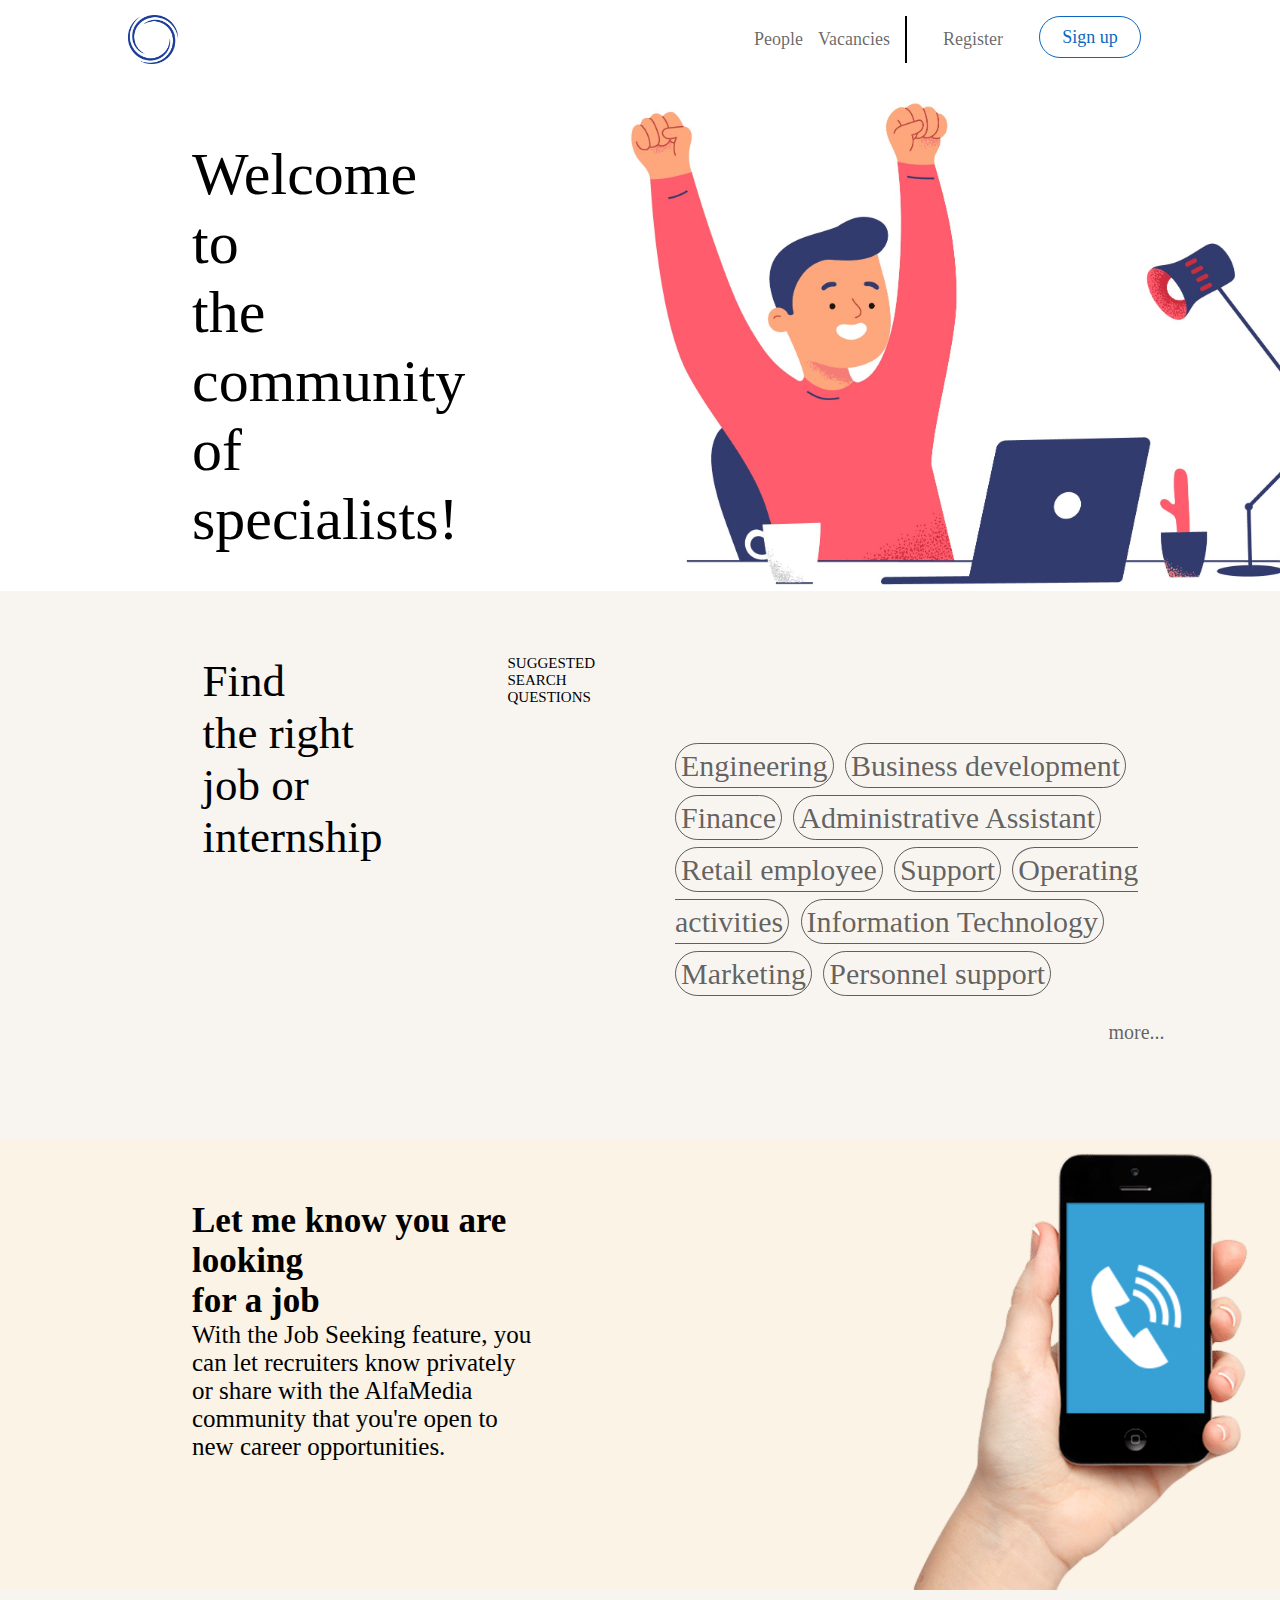
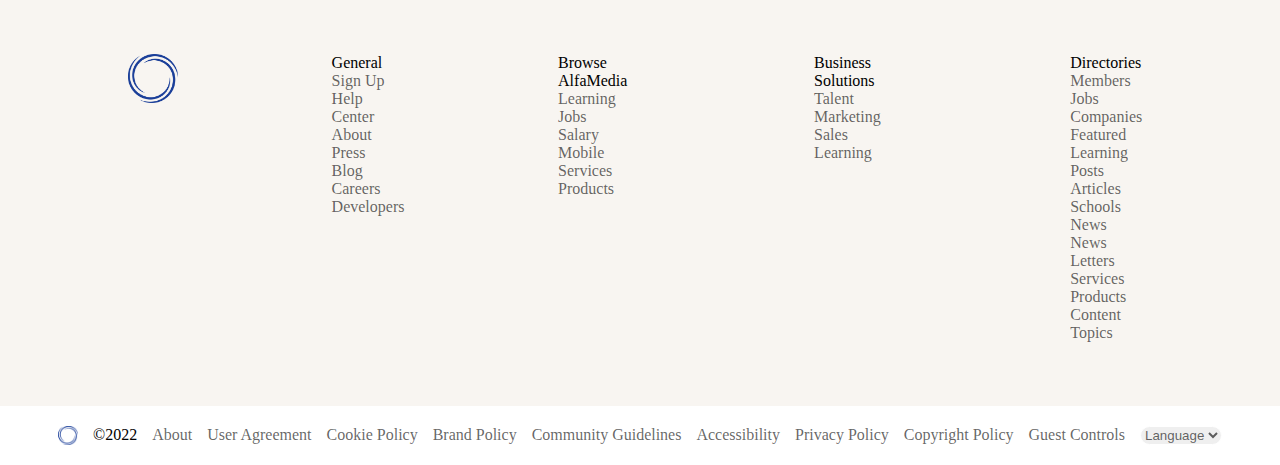
<file: index.html>
<!DOCTYPE html>
<html lang="en">

<head>
    <meta charset="UTF-8">
    <meta http-equiv="X-UA-Compatible" content="IE=edge">
    <meta name="viewport" content="width=device-width, initial-scale=1.0">

    <link rel="stylesheet" href="https://cdnjs.cloudflare.com/ajax/libs/font-awesome/6.1.2/css/all.min.css"
        integrity="sha512-1sCRPdkRXhBV2PBLUdRb4tMg1w2YPf37qatUFeS7zlBy7jJI8Lf4VHwWfZZfpXtYSLy85pkm9GaYVYMfw5BC1A=="
        crossorigin="anonymous" referrerpolicy="no-referrer" />

    <link rel="shortcut icon" href="./assets/img/logo.png" type="image/x-icon">



    <link rel="stylesheet" href="./assets/style.css">
    <title>AlfaMedia</title>
</head>

<body>
    <div class="container">
        <div class="header">
            <div class="logo">

                <img src="./assets/img/logo.png" alt="">

                <div class="cotegory">

                    <a href="./assets/people.html"><i class="fa-solid fa-people-group"></i> People</a>
                    <a href="./assets/vakancies.html"><i class="fa-solid fa-briefcase"></i> Vacancies </a>
                    <hr color="black">

                    <div class="register"><a href="./assets/register.html">Register</a>
                    </div>

                    <div class="Sign_up"><a href="./assets/login.html">Sign up</a></div>

                </div>

            </div>


            <div class="welcome">


                <p>Welcome to <br> the community <br> of specialists!</p>
                <img src="./assets/img/123321.jpg" alt="">


            </div>

            <div class="find_vacancies">


                <p>Find <br> the right <br> job or <br> internship</p>
                <span>SUGGESTED SEARCH QUESTIONS</span>
                <div class="butt">


                    <a href="#">Engineering</a>
                    <a href="#">Business development</a>
                    <a href="#">Finance</a>
                    <a href="#">Administrative Assistant</a>
                    <a href="#">Retail employee</a>
                    <a href="#">Support</a>
                    <a href="#">Operating activities</a>
                    <a href="#">Information Technology</a>
                    <a href="#">Marketing</a>
                    <a href="#">Personnel support</a>
                    <p>more...</p>
                </div>

            </div>

            <div class="search_work">


                <div class="search_text">
                    <h3>Let me know you are looking <br> for a job</h3>
                    <p>With the Job Seeking feature, you <br> can let recruiters know privately <br> or share with the
                    AlfaMedia  <br> community that you're open to<br> new career opportunities.</p>
                </div>


                <img src="./assets/img/soobshite_nam.png" alt="">


            </div>


            <div class="views">

                <div class="views_logo"><img src="./assets/img/logo.png" alt="" ></div>

                <div class="general">
                <p>General</p>
                <a href="#">Sign Up</a>
                <a href="#">Help Center</a>
                <a href="#">About</a>
                <a href="#">Press</a>
                <a href="#">Blog</a>
                <a href="#">Careers</a>
                <a href="#">Developers</a>

                

                </div>
                <div class="browse_linkedin">
                    <p>Browse AlfaMedia</p>
                    <a href="#">Learning</a>
                    <a href="#">Jobs</a>
                    <a href="#">Salary</a>
                    <a href="#">Mobile</a>
                    <a href="#">Services</a>
                    <a href="#">Products</a>

                </div>


                <div class="business_solutions">
                    <p>Business Solutions</p>
                    <a href="#">Talent</a>
                    <a href="#">Marketing</a>
                    <a href="#">Sales</a>
                    <a href="#">Learning</a>

                </div>

                <div class="directories">
                    <p>Directories</p>
                    <a href="#">Members</a>
                    <a href="#">Jobs</a>
                    <a href="#">Companies</a>
                    <a href="#">Featured</a>
                    <a href="#">Learning</a>
                    <a href="#">Posts</a>
                    <a href="#">Articles</a>
                    <a href="#">Schools</a>
                    <a href="#">News</a>
                    <a href="#">News Letters</a>
                    <a href="#">Services</a>
                    <a href="#">Products</a>
                    <a href="#">Content Topics</a>


                </div>


            </div>

            <div class="down_part">

                <img src="./assets/img/logo.png" alt="">
                <p>&copy;2022</p>
                <a href="">About</a>
                <a href="">
                    User Agreement</a>
                <a href="">
                    Cookie Policy</a>
                <a href="">
                    Brand Policy</a>
                <a href="">
                    Community Guidelines</a>
                <a href="">Accessibility</a>
                <a href="">Privacy Policy</a>
                <a href="">Copyright Policy</a>
                <a href="">Guest Controls</a>
                <form action="">
                    <select name="" id="">
                        <option value="">Language</option>
                        <option value="">EN</option>
                        <option value="">RU</option>
                        <option value="">TR</option>
                        <option value="">AZE</option>
                    </select>

                </form>

            </div>

        </div>

    </div>




</body>

</html>
</file>
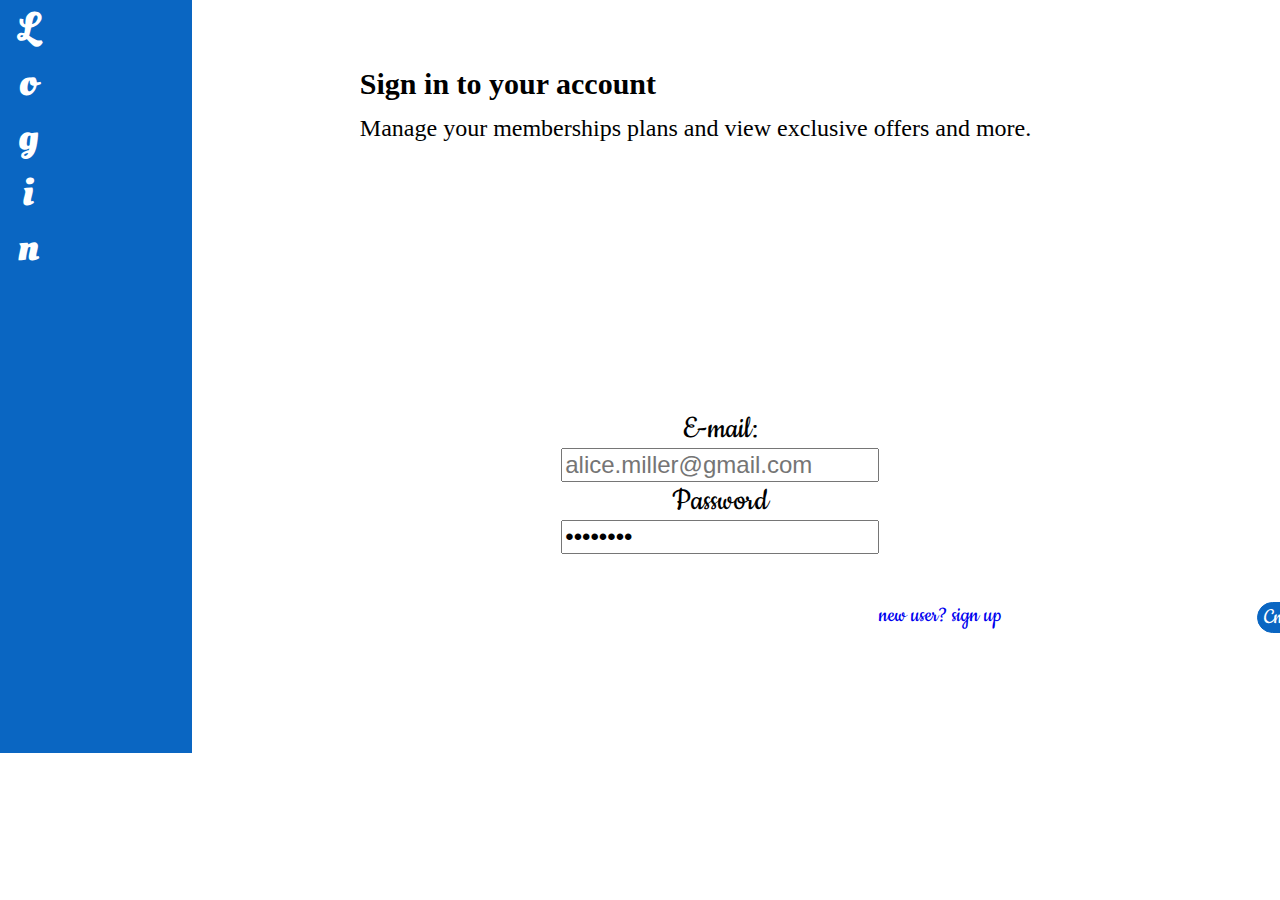
<file: assets/login.html>
<!DOCTYPE html>
<html lang="en">

<head>
    <meta charset="UTF-8">
    <meta http-equiv="X-UA-Compatible" content="IE=edge">
    <meta name="viewport" content="width=device-width, initial-scale=1.0">

    <link rel="preconnect" href="https://fonts.googleapis.com">
    <link rel="preconnect" href="https://fonts.gstatic.com" crossorigin>
    <link rel="preconnect" href="https://fonts.googleapis.com">
    <link rel="preconnect" href="https://fonts.gstatic.com" crossorigin>
    <link rel="preconnect" href="https://fonts.googleapis.com">
    <link rel="preconnect" href="https://fonts.gstatic.com" crossorigin>
    <link
        href="https://fonts.googleapis.com/css2?family=Cookie&family=Edu+VIC+WA+NT+Beginner:wght@400;600&family=Ibarra+Real+Nova:ital,wght@1,400;1,600&family=Oleo+Script+Swash+Caps&family=Roboto:wght@100;300&display=swap"
        rel="stylesheet">

        <link rel="shortcut icon" href="./img/logo.png" type="image/x-icon">


    <link rel="stylesheet" href="../assets/logstyle.css">
    <title>AlfaMedia</title>
</head>

<body>

    <div class="container">
        <div class="left_part">

                
            <h3>Login</h3>

        </div>
        <div class="header">

  
                <div class="middle_part">

                    <h3>Sign in to your account</h3>
                    <p>Manage your memberships plans and view exclusive offers and more.</p>
                    <div class="form">
                        <form action="">


                            <div class="email">


                                <label for="4">E-mail:</label>
                                <input type="text" placeholder="alice.miller@gmail.com" id="4">


                            <div class="password">

                                <label for="8">Password</label>
                                <input type="password" value="12345678" id="8">



                                <div class="button">

                                    <a href="../assets/register.html">new user? sign up</a>

                                    <button>

                                        <a href="../index.html">Cmplete Signup

                                        </a>

                                    </button>

                                </div>
                                
                            </div>

                         </form>
                         
                    
                    </div>
              </div>

        </div>


    </div>

</body>

</html>
</file>
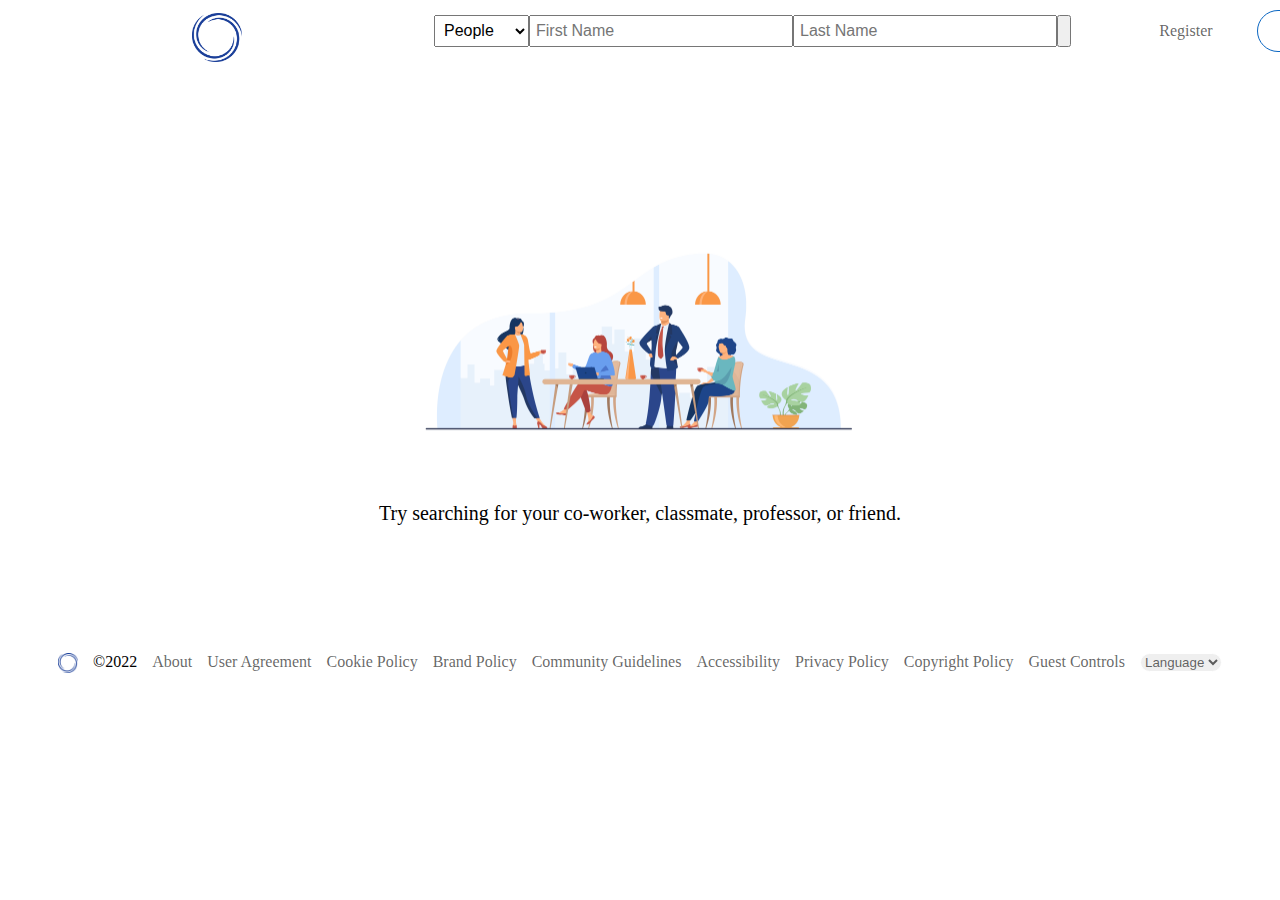
<file: assets/people.html>
<!DOCTYPE html>
<html lang="en">
<head>
    <meta charset="UTF-8">
    <meta http-equiv="X-UA-Compatible" content="IE=edge">
    <meta name="viewport" content="width=device-width, initial-scale=1.0">

    <link rel="stylesheet" href="https://cdnjs.cloudflare.com/ajax/libs/font-awesome/6.1.2/css/all.min.css" integrity="sha512-1sCRPdkRXhBV2PBLUdRb4tMg1w2YPf37qatUFeS7zlBy7jJI8Lf4VHwWfZZfpXtYSLy85pkm9GaYVYMfw5BC1A==" crossorigin="anonymous" referrerpolicy="no-referrer" />

    <link rel="shortcut icon" href="./img/logo.png" type="image/x-icon">



    <link rel="stylesheet" href="./peoplestyle.css">

    <title>AlfaMedia</title>
</head>
<body>
    <div class="container">

        <div class="heading">
            <div class="logo_button">
                <img src="./img/logo.png" alt="">
                
                <form action="">

                    <select name="" id="">
                        <option value="">People</option>
                        <option value="">Jobs</option>
                        <option value="">Learning</option>

                    </select>

                    <input type="text" placeholder="First Name">
                    <input type="text" placeholder="Last Name">
                    <button><i class="fa-solid fa-magnifying-glass"></i></button>

                </form>
                
                <div class="cotegory">



                    <div class="register"><a href="./register.html">Register</a>
                    </div>

                    <div class="Sign_up"><a href="./login.html">Sign up</a></div>

                </div>

            </div>

            <div class="middle">

                <img src="./img/5237.jpg" alt="">

            </div>
            <div class="text"><p>Try searching for your co-worker, classmate, professor, or friend.
            </p></div>


                <div class="down_part">


                <img src="./img/logo.png" alt="">
                <p>&copy;2022</p>
                <a href="#">About</a>
                <a href="#">
                    User Agreement</a>
                <a href="#">
                    Cookie Policy</a>
                <a href="#">
                    Brand Policy</a>
                <a href="#">
                    Community Guidelines</a>
                <a href="#">Accessibility</a>
                <a href="#">Privacy Policy</a>
                <a href="#">Copyright Policy</a>
                <a href="#">Guest Controls</a>
                <form action="">
                    
                    <select name="" id="">
                        <option value="">Language</option>
                        <option value="">EN</option>
                        <option value="">RU</option>
                        <option value="">TR</option>
                        <option value="">AZE</option>
                    </select>

                </form>

        </div>


    </div>
    
</body>

</html>
</file>
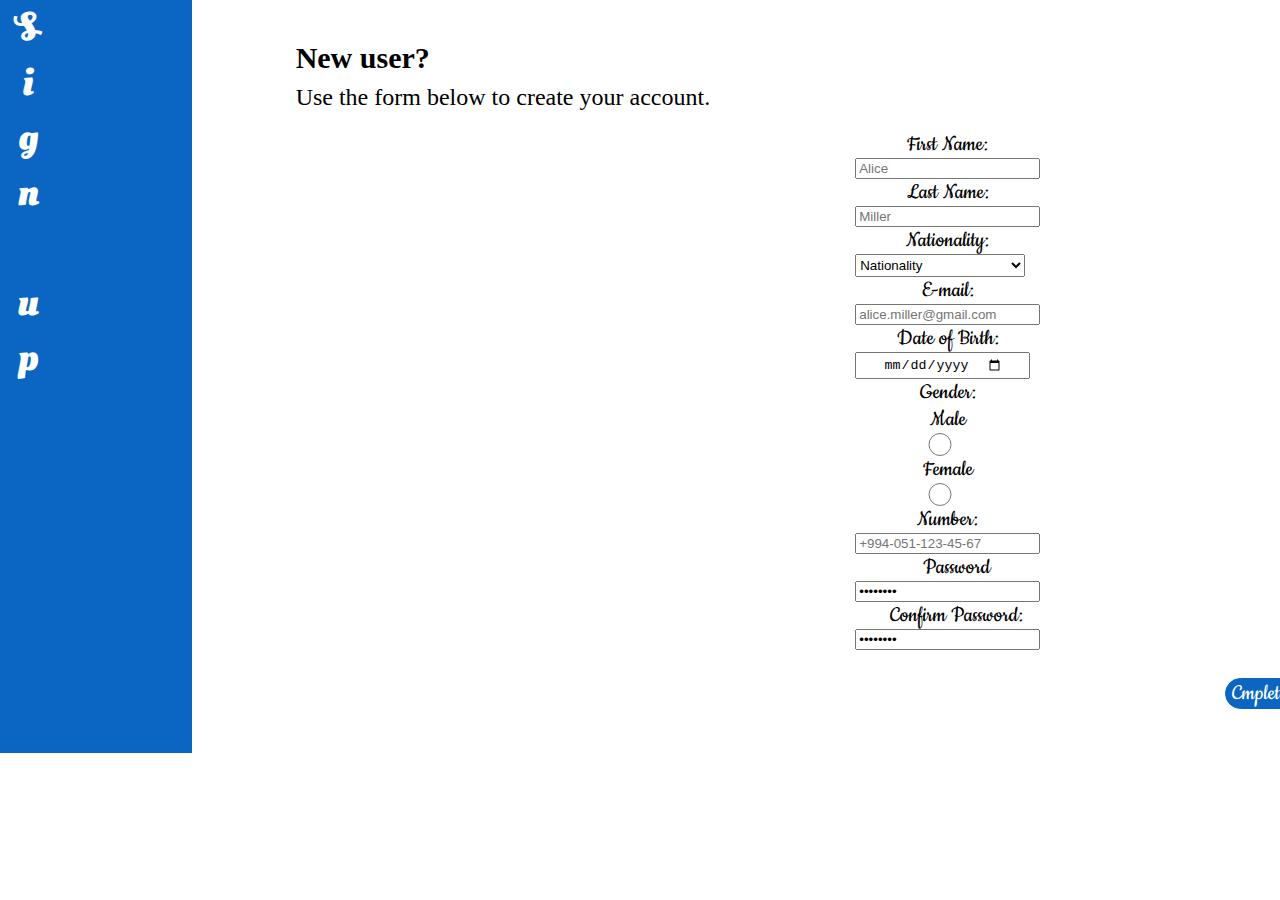
<file: assets/register.html>
<!DOCTYPE html>
<html lang="en">

<head>
    <meta charset="UTF-8">
    <meta http-equiv="X-UA-Compatible" content="IE=edge">
    <meta name="viewport" content="width=device-width, initial-scale=1.0">

    <link rel="preconnect" href="https://fonts.googleapis.com">
    <link rel="preconnect" href="https://fonts.gstatic.com" crossorigin>
    <link rel="preconnect" href="https://fonts.googleapis.com">
    <link rel="preconnect" href="https://fonts.gstatic.com" crossorigin>
    <link rel="preconnect" href="https://fonts.googleapis.com">
    <link rel="preconnect" href="https://fonts.gstatic.com" crossorigin>
    <link
        href="https://fonts.googleapis.com/css2?family=Cookie&family=Edu+VIC+WA+NT+Beginner:wght@400;600&family=Ibarra+Real+Nova:ital,wght@1,400;1,600&family=Oleo+Script+Swash+Caps&family=Roboto:wght@100;300&display=swap"
        rel="stylesheet">

    <link rel="shortcut icon" href="./img/logo.png" type="image/x-icon">

    <link rel="stylesheet" href="../assets/regstyle.css">

    <title>AlfaMedia</title>
</head>

<body>

    <div class="container">
        <div class="left_part">

                
            <h3>Sign up</h3>

        </div>
        <div class="header">

  
                <div class="middle_part">

                    <h3>New user?</h3>
                    <p>Use the form below to create your account.</p>
                    <div class="form">
                        <form action="">
                            <div class="name">
                                <label for="1">First Name:</label>
                                <input type="text" placeholder="Alice" id="1">
                                <label for="2">Last Name:</label>
                                <input type=" text" placeholder="Miller" id="2">
                            </div>

                            <div class="frsvsd">
                                <label for="3">Nationality:</label>
                                <select name="" id="3">
                                    <option value="">Nationality</option>
                                    <option value="">Albanian</option>
                                    <option value="">Algerian</option>
                                    <option value="">Australian</option>
                                    <option value="">Brazilian</option>
                                    <option value="">Chinese</option>
                                    <option value="">Georgian</option>
                                    <option value="">Japanese</option>


                                </select>

                                <label for="4">E-mail:</label>
                                <input type="text" placeholder="alice.miller@gmail.com" id="4">

                            </div>

                            <div class="date_birth">

                                <label for="5">Date of Birth:</label>
                                <input type="date" id="5">
                                <label for="6">Gender:</label>
                                    <span>Male</span>
                                    <input type="radio" name="1" id="6">
                                    <span>Female</span>
                                    <input type="radio" name="1" id="6">


                            </div>

                            <div class="number">
                                <label for="7">Number:</label>
                                <input type="tel"  placeholder="+994-051-123-45-67"  pattern="[0-9]{3}-[0-9]{3}-[0-9]{3}-[0-9]{2}-[0-9]{2}" id="7">

                            </div>

                            <div class="password">

                                <label for="8">Password</label>
                                <input type="password" value="12345678" id="8">

                                <label for="9">Confirm Password:</label>
                                <input type="password" value="12345678" id="9">

                                <div class="button">
                                    <button>

                                        <a href="../index.html">Cmplete Signup

                                        </a>

                                    </button>

                                </div>

                            </div>


                         </form>
                        
                    </div>
                    
               </div>

        </div>

    </div>

</body>

</html>
</file>
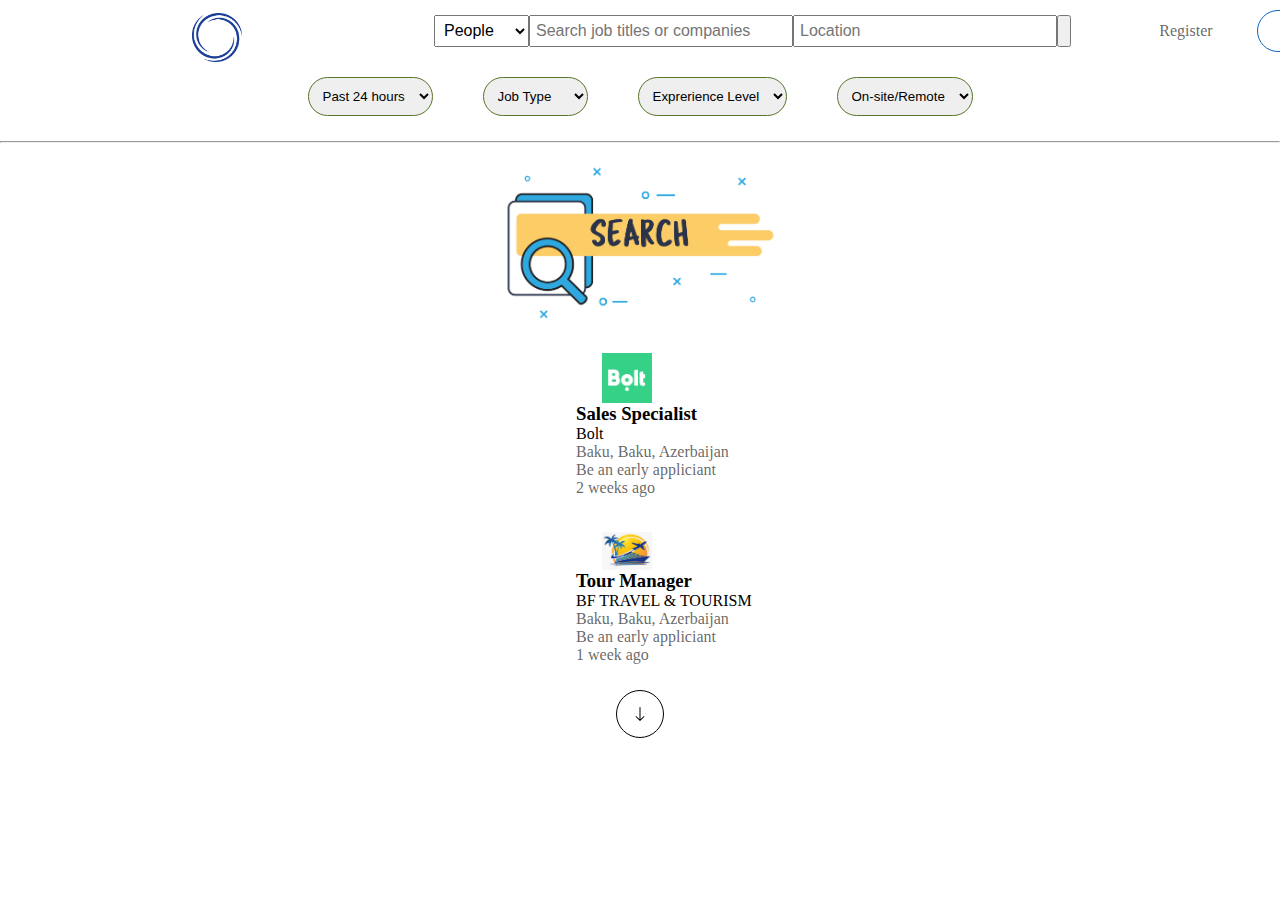
<file: assets/vakancies.html>
<!DOCTYPE html>
<html lang="en">
<head>
    <meta charset="UTF-8">
    <meta http-equiv="X-UA-Compatible" content="IE=edge">
    <meta name="viewport" content="width=device-width, initial-scale=1.0">

    <link rel="stylesheet" href="https://cdnjs.cloudflare.com/ajax/libs/font-awesome/6.1.2/css/all.min.css" integrity="sha512-1sCRPdkRXhBV2PBLUdRb4tMg1w2YPf37qatUFeS7zlBy7jJI8Lf4VHwWfZZfpXtYSLy85pkm9GaYVYMfw5BC1A==" crossorigin="anonymous" referrerpolicy="no-referrer" />
    <link rel="stylesheet" href="./vakanstyle.css">

    <link rel="shortcut icon" href="./img/logo.png" type="image/x-icon">


    <title>AlfaMedia</title>
</head>
<body>
    <div class="container">

        <div class="heading">
            <div class="logo_button">
                <img src="./img/logo.png" alt="">
                
                <form action="">

                    <select name="" id="">
                        <option value="">People</option>
                        <option value="">Jobs</option>
                        <option value="">Learning</option>

                    </select>

                    <input type="text" placeholder="Search job titles or companies">
                    <input type="text" placeholder="Location">
                    <button><i class="fa-solid fa-magnifying-glass"></i></button>

                </form>
                
                <div class="cotegory">



                    <div class="register"><a href="./register.html">Register</a>
                    </div>

                    <div class="Sign_up"><a href="./login.html">Sign up</a></div>

                </div>

            </div>


            <div class="selections">

                <select name="" id="">
                    <option value="">Past 24 hours</option>
                    <option value="">Past week</option>
                    <option value="">Past month</option>
                    <option value="">Past year</option>
                    <option value="">Any time</option>

                </select>


                <select name="" id="">
                    <option value="">Job Type</option>
                    <option value="">Full-Time</option>
                    <option value="">Part-Time</option>
                    <option value="">Contract</option>
                    <option value="">Temporary</option>
                    <option value="">Internship</option>
                </select>


                <select name="" id="">
                    <option value="">Exprerience Level</option>
                    <option value="">Internship</option>
                    <option value="">Entry level</option>
                    <option value="">Associate</option>
                    <option value="">Mid-Senior level</option>
                    <option value="">Director</option>

                </select>

                <select name="" id="">
                    <option value="">On-site/Remote</option>
                    <option value="">On-site</option>
                    <option value="">Hybrid</option>
                    <option value="">Remote</option>

                </select>

            </div>

            <div class="hr"><hr></div>
            <div class="vacancie_serach"><img src="./img/37578.jpg" alt=""></div>


            <div class="bolt">

                <img src="./img/bolt.jpg" alt="" >
                <a href=""><h3>Sales Specialist</h3></a>
                <a href="">Bolt</a>
                <p>Baku, Baku, Azerbaijan</p>
                <p>Be an early appliciant</p>
                <p>2 weeks ago</p>


            </div>

            <div class="tour">

                <img src="./img/tour.png" alt="" >
                <a href=""><h3>Tour Manager</h3></a>
                <a href="">BF TRAVEL & TOURISM</a>
                <p>Baku, Baku, Azerbaijan</p>
                <p>Be an early appliciant</p>
                <p>1 week ago</p>

            </div>

        </div>
        
        <div class="down">

        <svg xmlns="http://www.w3.org/2000/svg" width="16" height="16" fill="currentColor" class="bi bi-arrow-down" viewBox="0 0 16 16">
            <path fill-rule="evenodd" d="M8 1a.5.5 0 0 1 .5.5v11.793l3.146-3.147a.5.5 0 0 1 .708.708l-4 4a.5.5 0 0 1-.708 0l-4-4a.5.5 0 0 1 .708-.708L7.5 13.293V1.5A.5.5 0 0 1 8 1z"/>
          </svg>

        </div>





    </div>
</body>
</html>
</file>
<file: assets/style.css>
*{

    margin: 0%;
    text-decoration: none;
}

.logo{

    display: flex;
    gap: 50%;
    padding-top: 15px;
    align-items: center;
    padding-left: 10%;

}


.logo img{

    width: 50px;
}

.cotegory {
    display:flex ;
    gap: 15px;


}

.cotegory a{
    display: flex;
    font-size: 18px;
    color: #00000099;
    align-items: center;



}

.register{

    display: flex;
    align-items: center;
    border: 1px solid white;
    border-radius: 30px;
    width: 100px;
    align-items: center;
    justify-content: center;
    height: 45px;

}


.register:hover{
    background-color: rgb(233, 233, 233);
}

.Sign_up a{

    display: flex;
    color:#0A66C2;
    border: 1px solid #0A66C2;
    width: 100px;
    height: 40px;
    border-radius: 30px;
    align-items: center;
    justify-content: center;

}


.Sign_up a:hover{
    background-color: #0A66C2;
    color: white;

}


.welcome{

    display: flex;
    font-size: 60px;
    padding-top: 3%;
    padding-left: 15%;
    align-items: center;
    gap: 15%;

}

.welcome img{
    display: flex;

    width: 700px;

}


.find_vacancies{

    display: flex;
    background-color: rgb(248, 245, 241);
    padding-top: 15px;
    justify-content: center;
    font-size: 45px;
    padding: 15px;
    padding-top: 5%;


}

.find_vacancies p{
    padding-left: 15%;
    

}


.find_vacancies span{
    display: flex;
    font-size: 15px;
    padding-left: 10%;
    
}

.butt{

    padding: 80px;

}

.butt a{
    

    font-size: 30px;
    border: 1px solid #0000009D;
    border-radius: 30px ;
    padding: 5px;
    color: #0000009D;
    
}


.butt p{

    color: #0000009D;
    font-size: 20px;
    padding-top:5% ;
    padding-left: 85%;
}


.butt a:hover{
    background-color:rgb(236, 233, 228);

}




.search_work{
    display: flex;
    background-color: rgb(250, 243, 230);    
    padding-left: 15%;

}



.search_text h3{
    display: flex;
    font-size: 35px;
    padding-top: 15%;
    


}

.search_text p{
    display: flex;
    font-size: 25px;

}

.search_work img{
    display: flex;

    width: 400px;
    padding-left: 25%;

}
.views {

    display: flex;
    gap: 15%;
    background-color: rgb(248, 245, 241); 
    padding: 5% 10% ;

}


.views_logo img{
    width: 50px;
}

.views a{

    display: flex;
    color: #0000009D;

}

.down_part{

    display: flex;
    gap: 15PX;
    justify-content: center;
    padding: 20px;
    align-items:center ;

}

.down_part a{

    color:#0000009D;
}


.down_part select{

    border:  1px solid white;
    border-radius: 30px;
    color: #0000009D;

}

.down_part img{
    width: 20px;
}
</file>
<file: assets/logstyle.css>
*{
    margin: 0%;
    text-decoration: none;


    
}

.container{
    display: flex;
}

.left_part{
    display: flex;
    width: 15%;
    background-color: #0A66C2;;
    height: 50%;
    color: white;
    height: 753px;
    
}

.left_part h3{
    padding-left: 70%;
    writing-mode: vertical-lr; 
    text-orientation: upright; 
    font-size: 40px;
    padding-top: 150%;
/* font-family: 'Edu VIC WA NT Beginner', cursive;
font-family: 'Ibarra Real Nova', serif; */
font-family: 'Oleo Script Swash Caps', cursive;
    
    

}



.middle_part h3 {
    display: flex;
    padding-left: 25%;
    padding-top: 10%;
    font-size: 30px;

}


.middle_part p{
    display: flex;
    padding-left: 25%;
    width: 100%;
    padding-top: 2%;
    font-size: 24px;
}




.form{

    display: flex;
padding-left: 55%;
padding-top: 40%;
font-size: 24px;
font-family: 'Cookie', cursive;


}

.form label{
display: flex;
justify-content: center;
font-size: 34px;
color: black;



}


.form input{

    display: flex;
    font-size: 24px;
}



.button {
    display: flex;
    padding-top: 15%;
    padding-left: 100%;
    width: 200%;
    gap: 40%;

}

.button button{
    color: white;
    border: 1px solid #0A66C2 ;
    border-radius: 30px;
    background-color: #0A66C2;
    font-size: 24px;
    font-family: 'Cookie', cursive;
    color: white;

}

.button button a{
    color:  white;
}
</file>
<file: assets/peoplestyle.css>
*{
    margin: 0%;
    text-decoration: none

}

.logo_button{
    display: flex;
    align-items: center;

}

.logo_button img{
    width: 50px;
    padding-left: 15%;
    padding-top: 1%;
    align-items: center;

}

.logo_button form{
    display: flex;
    padding-left: 15%;

}
.logo_button select{
    display: flex;
    font-size: 16px;
    padding: 5px;
    align-items: center;

    
}

.logo_button input{
    font-size: 16px;
    padding: 5px;
    width: 250px;
}

.logo_button button{
    font-size: 16px;
    padding: 5px;
}

.cotegory{
    display: flex;
    align-items:center ;
    padding-left: 5%;
    gap: 20px;

}

.register{

    display: flex;
    align-items: center;
    border: 1px solid white;
    border-radius: 30px;
    width: 100px;
    align-items: center;
    justify-content: center;
    height: 45px;

}

.register a{

    color: #0000009D;
}
.register:hover{
    background-color: rgb(233, 233, 233);
}

.Sign_up a{

    display: flex;
    color:#0A66C2;
    border: 1px solid #0A66C2;
    width: 100px;
    height: 40px;
    border-radius: 30px;
    align-items: center;
    justify-content: center;

}

.Sign_up a:hover{
    background-color: #0A66C2;
    color: white;

}

.middle{
    display: flex;
    justify-content: center;


}
.middle img{
    display: flex;
    width: 500px;
    padding-top: 10%;
}

.text{
    display: flex;
    font-size: 20px;
    justify-content: center;

}

.down_part{

    display: flex;
    gap: 15PX;
    justify-content: center;
    padding: 20px;
    padding-top: 10%;

}

.down_part a{

    color:#0000009D;
}


.down_part select{

    border:  1px solid white;
    border-radius: 30px;
    color: #0000009D;

}

.down_part img{

    width: 20px;
}
</file>
<file: assets/regstyle.css>
*{
    margin: 0%;
    text-decoration: none;


    
}

.container{
    display: flex;
}

.left_part{
    display: flex;
    width: 15%;
    background-color: #0A66C2;;
    height: 50%;
    color: white;
    height: 753px;
    
}

.left_part h3{
    padding-left: 70%;
    writing-mode: vertical-lr; 
    text-orientation: upright; 
    font-size: 40px;
    padding-top: 150%;
/* font-family: 'Edu VIC WA NT Beginner', cursive;
font-family: 'Ibarra Real Nova', serif; */
font-family: 'Oleo Script Swash Caps', cursive;
    
    

}


/* .middle_part{
    display: flex;
    gap: 10%;  
} */

.middle_part h3 {
    display: flex;
    padding-left: 25%;
    padding-top: 10%;
    font-size: 30px;

}


.middle_part p{
    display: flex;
    padding-left: 25%;
    width: 100%;
    padding-top: 2%;
    font-size: 24px;
}




.form{

    display: flex;
padding-left: 160%;
padding-top: 5%;
font-size: 24px;
font-family: 'Cookie', cursive;

}

.form label{
display: flex;
justify-content: center;
font-size: 24px;
color: black;


}


.form span{
    display: flex;
    color: black;
    align-items: center;
    justify-content: center;
}
.form select{
    display: flex;
    width: 170px;
    height: 23px;
}

.date_birth input{
    width: 170px;
    height: 23px;
}
.form input{
    display: flex;
    justify-content: center;

    
}

.password label{
    display: flex;
    width: 110%;
}

.button {
    padding-top: 15%;
    padding-left: 200%;
    width: 150%;

}

.button button{
    color: white;
    border: 1px solid #0A66C2 ;
    border-radius: 30px;
    background-color: #0A66C2;
    font-size: 24px;
    font-family: 'Cookie', cursive;

}

.button button a{

    color: white;
}
</file>
<file: assets/vakanstyle.css>
*{
    margin: 0%;
    text-decoration: none
}

.logo_button{
    display: flex;
    align-items: center;

}

.logo_button img{
    width: 50px;
    padding-left: 15%;
    padding-top: 1%;
}

.logo_button form{
    display: flex;
    padding-left: 15%;
}
.logo_button select{
    font-size: 16px;
    padding: 5px;
    
}

.logo_button input{
    font-size: 16px;
    padding: 5px;
    width: 250px;
}

.logo_button button{
    font-size: 16px;
    padding: 5px;
}

.cotegory{
    display: flex;
    align-items:center ;
    padding-left: 5%;
    gap: 20px;

}

.register{

    display: flex;
    align-items: center;
    border: 1px solid white;
    border-radius: 30px;
    width: 100px;
    align-items: center;
    justify-content: center;
    height: 45px;


}

.register:hover{
    background-color: rgb(233, 233, 233);
}


.register a{

    color: #0000009D;
}

.Sign_up a{

    display: flex;
    color:#0A66C2;
    border: 1px solid #0A66C2;
    width: 100px;
    height: 40px;
    border-radius: 30px;
    align-items: center;
    justify-content: center;

}

.Sign_up a:hover{
    background-color: #0A66C2;
    color: white;

}



.selections{
    display: flex;
    justify-content: center;
    gap: 50px;
    padding-top: 15px;
}

.selections select{

    border: 1px solid rgb(87, 118, 41);
    border-radius: 30px;
    padding: 10px;


}

.selections select:hover{

    color: white;
    background-color: rgb(87, 118, 41);

}

.hr{
    padding-top: 25px;
}

.hr hr{

    color: rgb(255, 255, 255);
}

.vacancie_serach{
    display: flex;
    justify-content: center;
}


.vacancie_serach img{

    width: 300px;
    padding: 10px
    
}

.bolt img{
    display: flex;
    padding-left: 47%;
    width: 50px;
}

.bolt{
    padding-top: 10px   ;
}

.bolt a{
    display: flex;
    padding-left: 45%;
    color:black;
    
}

.bolt p{
    display: flex;
    padding-left: 45%;
    color: #0000009D;

}



.tour img{
    display: flex;
    padding-left: 47%;
    width: 50px;
}

.tour{
    padding-top: 35px   ;
}

.tour a{
    display: flex;
    padding-left: 45%;
    color:black;
    
}

.tour p{
    display: flex;
    padding-left: 45%;
    color: #0000009D;

}

.down{

    display: flex;
    padding-top: 2%;
    justify-content: center;

}

.down svg{
    display:flex ;
    font-size: 35px;
    border: 1px solid black;
    border-radius: 50%;
    padding: 15px;


}
</file>
